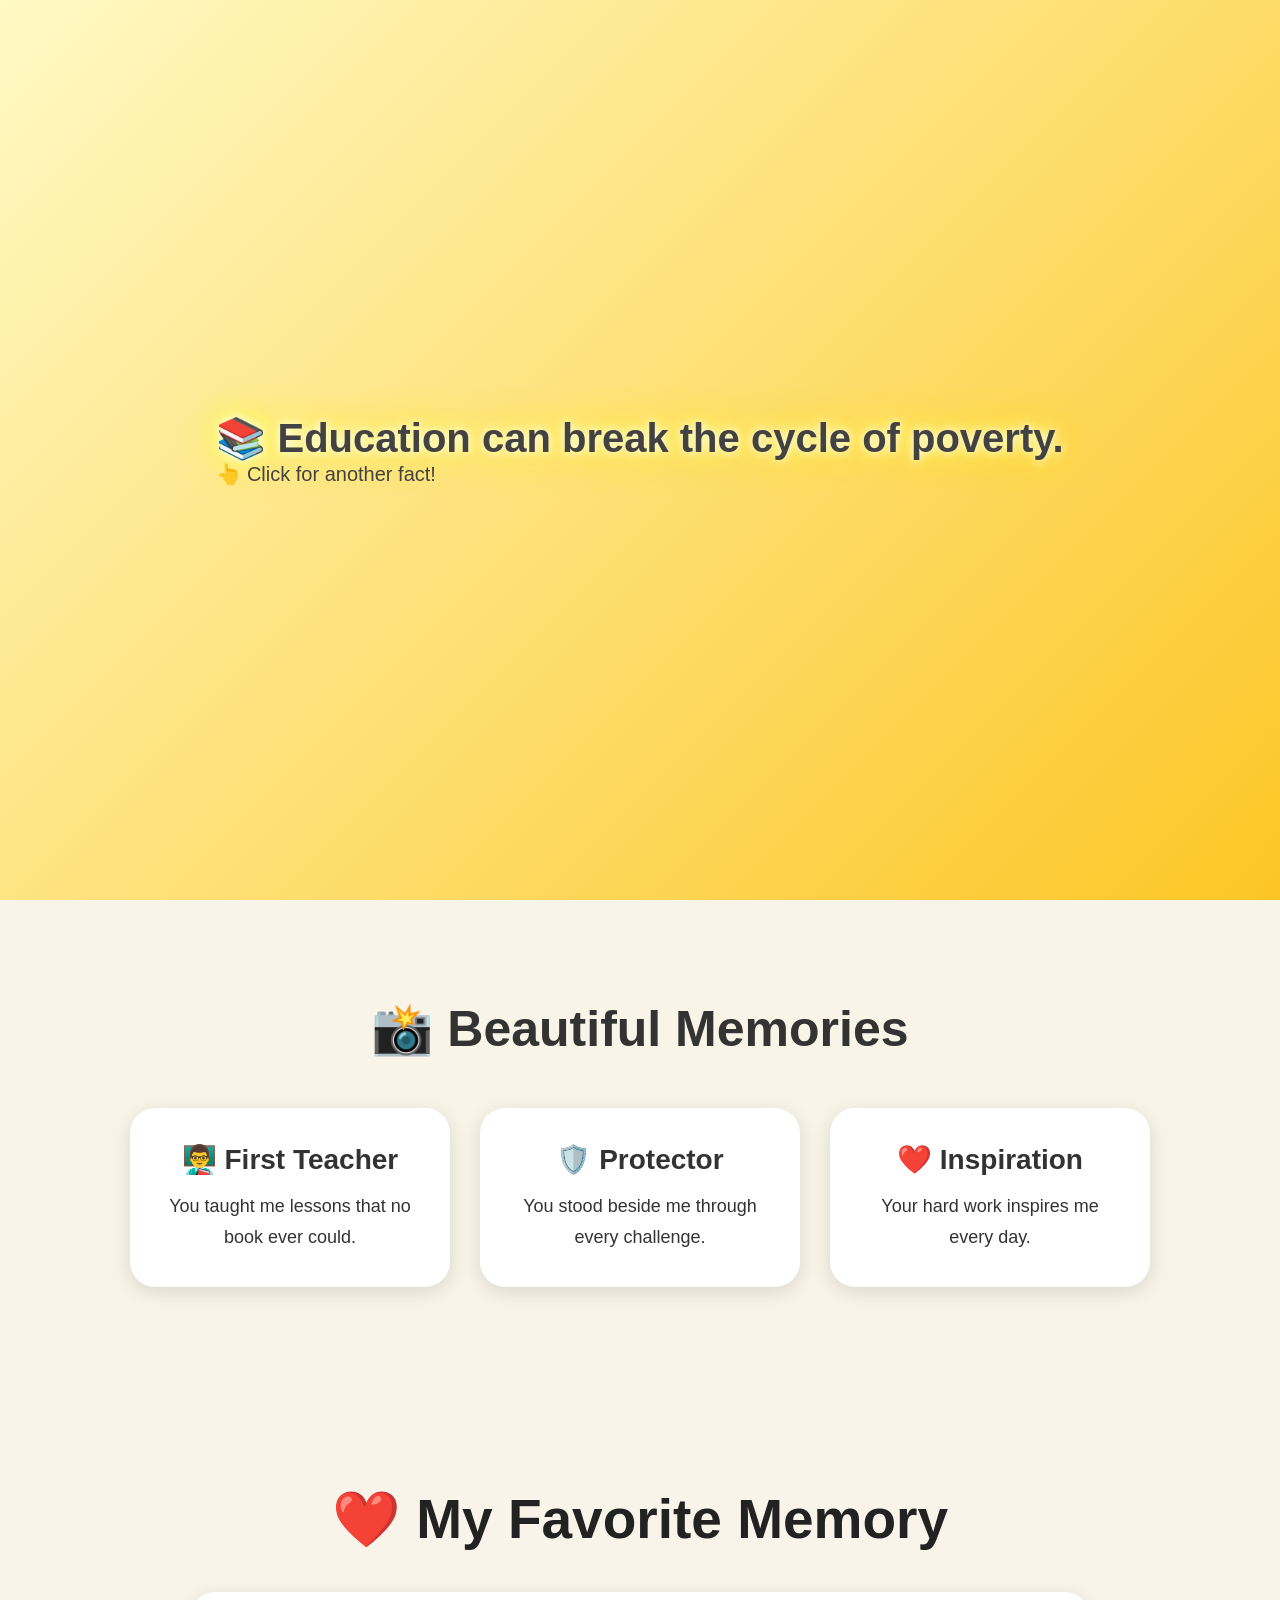
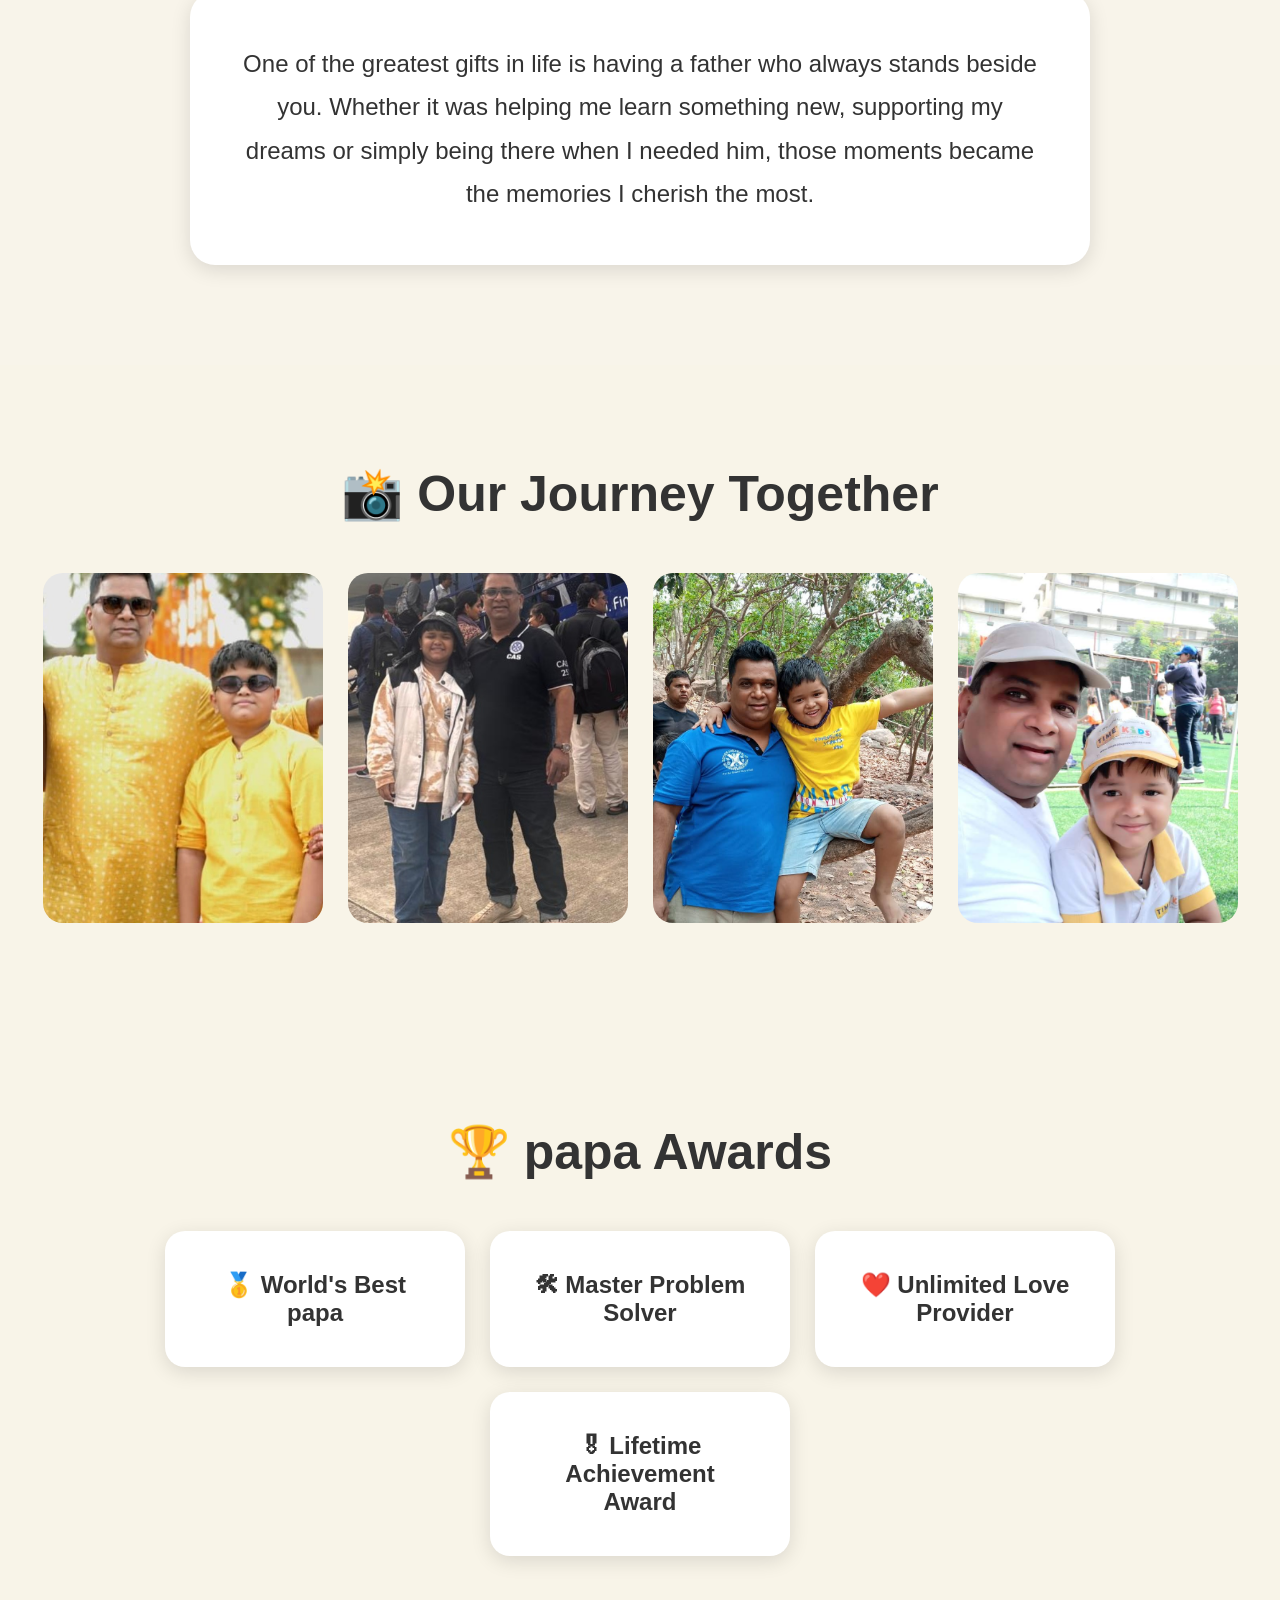
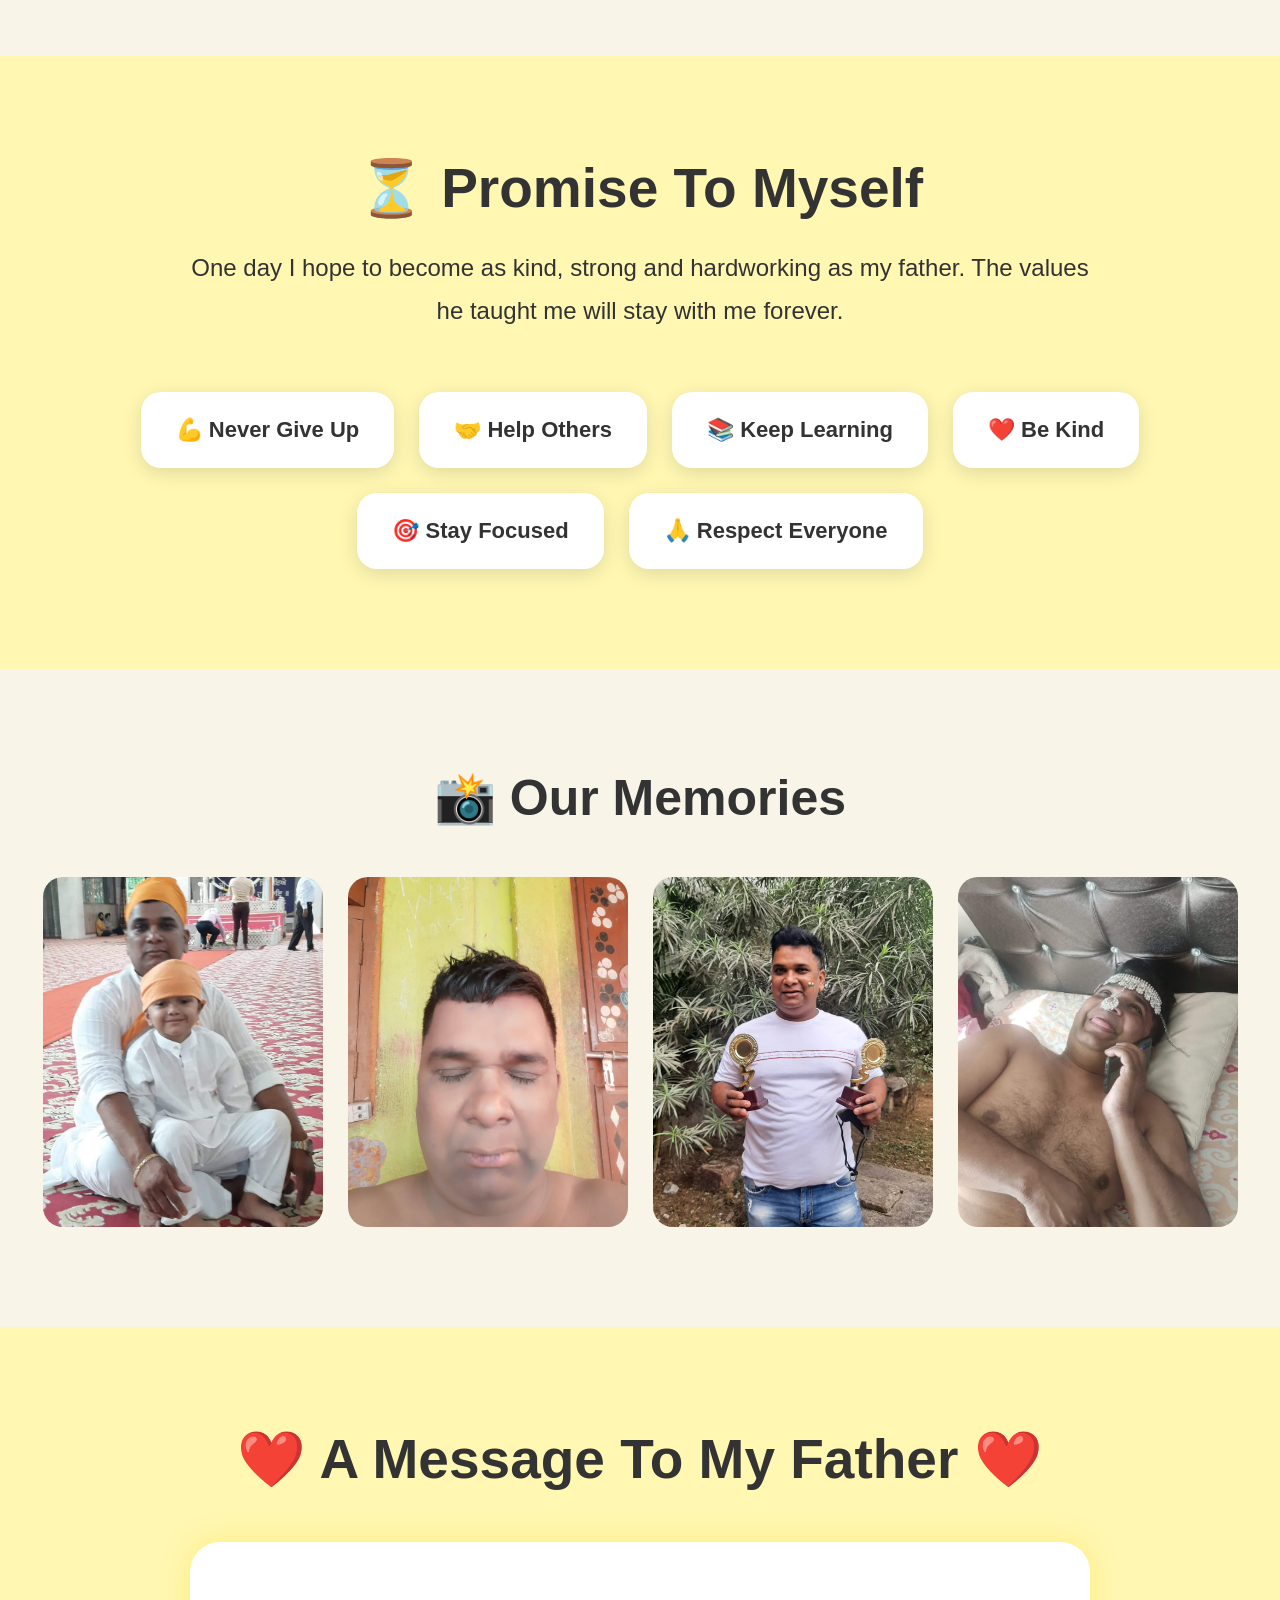
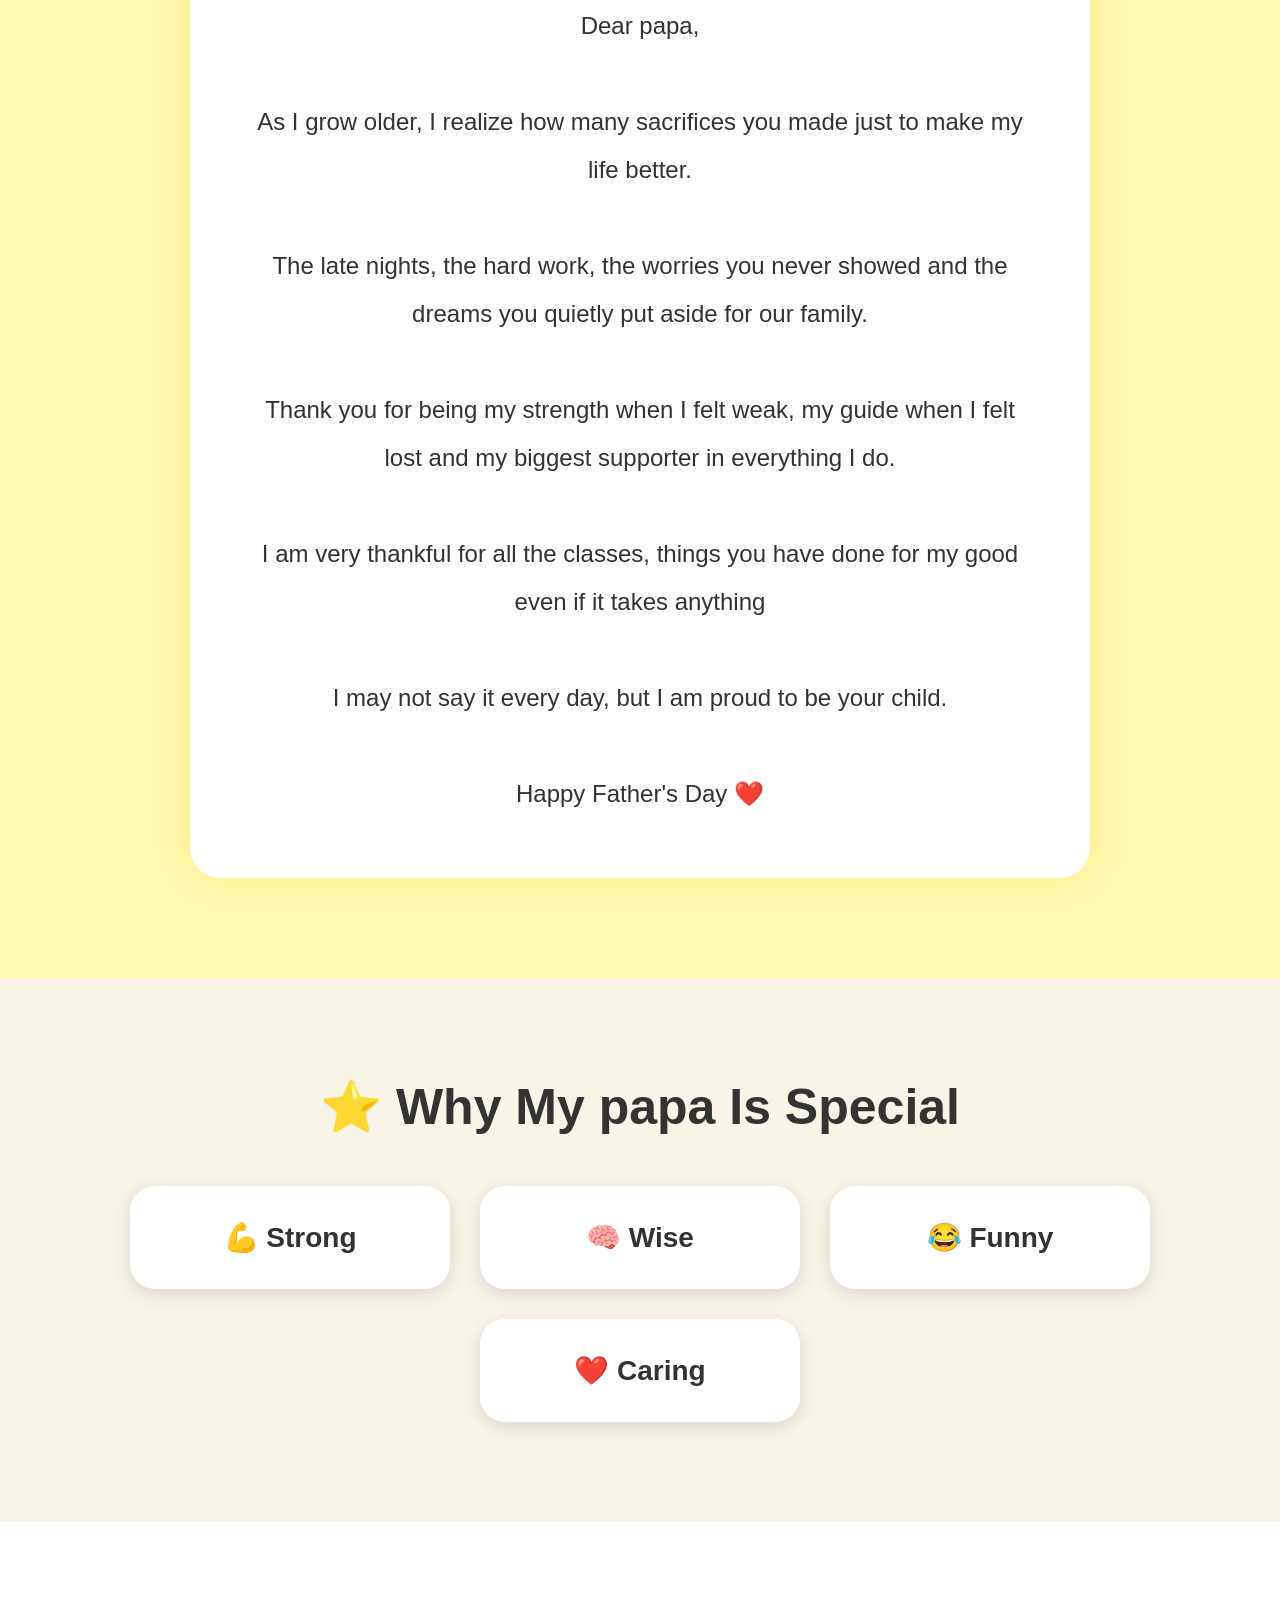
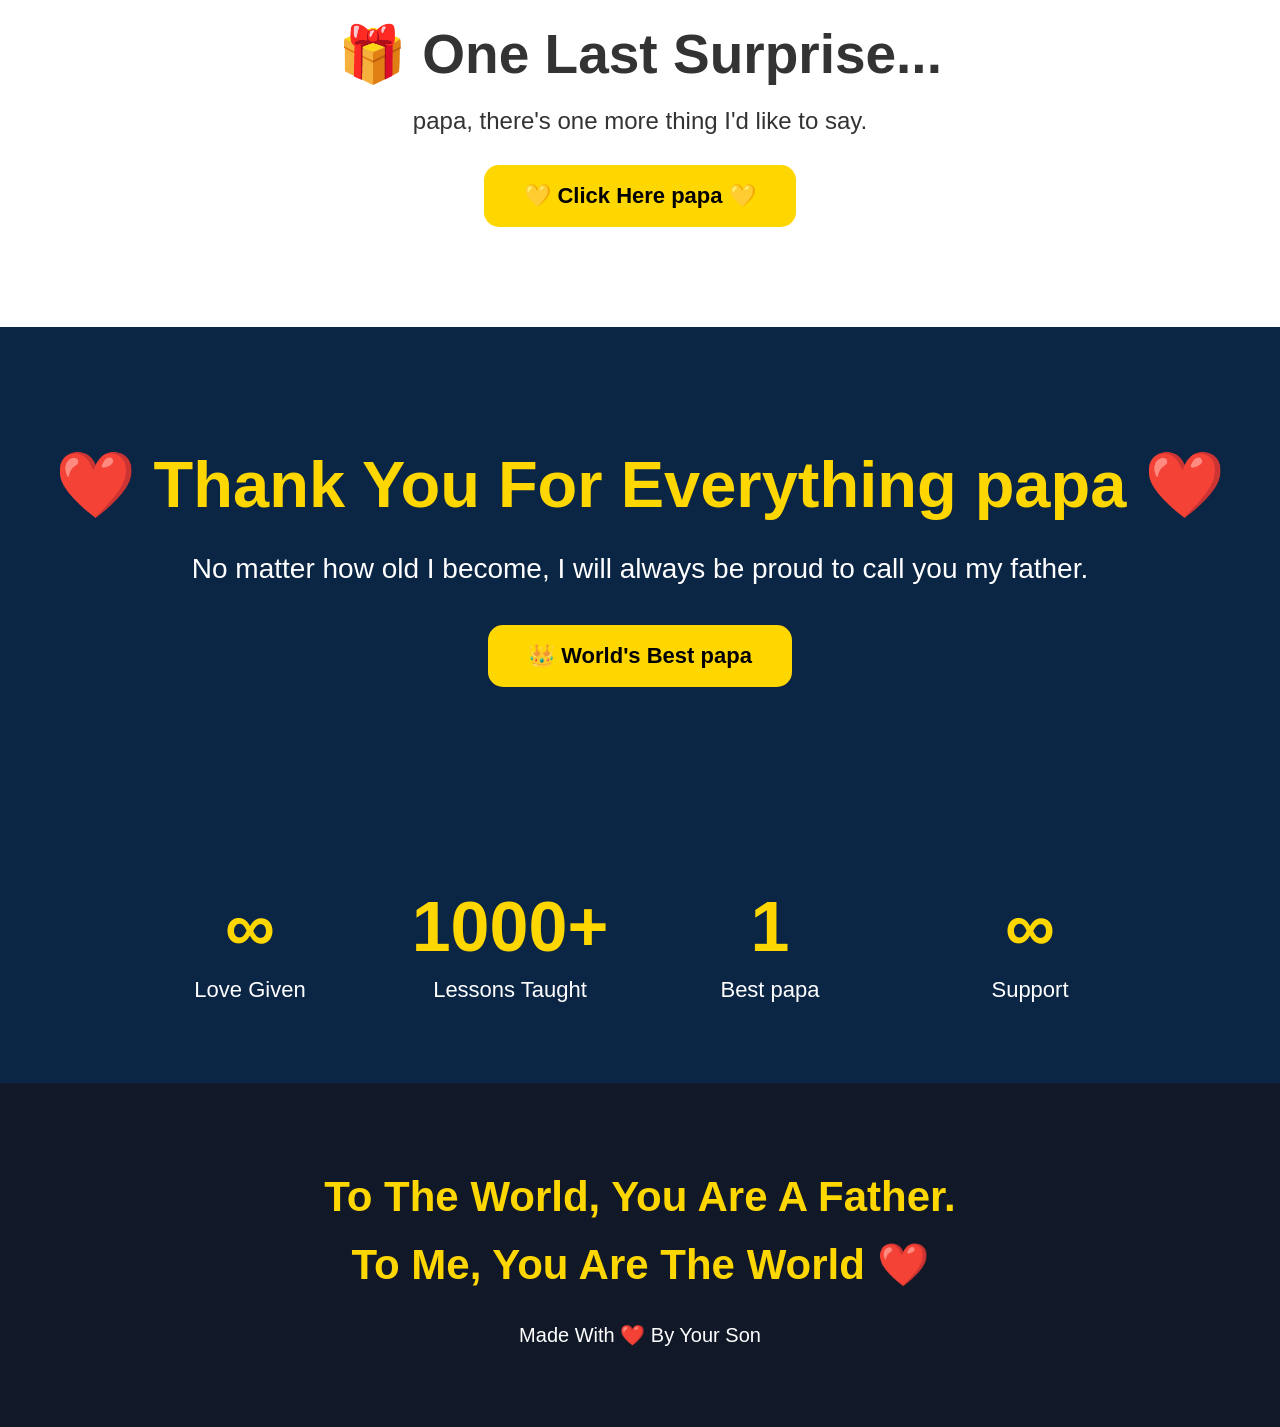
<file: index.html>
<!DOCTYPE html>
<html lang="en">

<head>

    <meta charset="UTF-8">

    <meta name="viewport" content="width=device-width, initial-scale=1.0">

    <title>Happy Father's Day ❤️</title>

    <link rel="stylesheet" href="sampark.css">

</head>

<body>

    <div id="loader">
    <div>
        <h1 id="fact">
            ✨ Did you know? As this page is loading, thousands of kids around the world are getting homes! ✨
        </h1>

        <p>👆 Click for another fact!</p>
    </div>
</div>

    <section class="hero">

        <div class="overlay">

            <h1>Happy Father's Day ❤️</h1>

            <p>
                The first superhero, the first teacher,
                the first best friend.
            </p>

        <button onclick="openpapaPopup()">
            💛 Thank You papa
        </button>

        </div>

    </section>

    <section class="memories">

        <h2>📸 Beautiful Memories</h2>

        <div class="cards">

            <div class="card">
                <h3>👨‍🏫 First Teacher</h3>
                <p>
                    You taught me lessons that no book ever could.
                </p>
            </div>

            <div class="card">
                <h3>🛡️ Protector</h3>
                <p>
                    You stood beside me through every challenge.
                </p>
            </div>

            <div class="card">
                <h3>❤️ Inspiration</h3>
                <p>
                    Your hard work inspires me every day.
                </p>
            </div>

        </div>

    </section>

    <section class="memory-story">
    
        <h2>❤️ My Favorite Memory</h2>
    
        <div class="story-box">
    
            <p>
    
                One of the greatest gifts in life is having a father who
                always stands beside you.
    
                Whether it was helping me learn something new,
                supporting my dreams or simply being there when I needed him,
                those moments became the memories I cherish the most.
    
            </p>
    
        </div>
    
    </section>

    <section class="gallery">
    
        <h2>📸 Our Journey Together</h2>
    
        <div class="gallery-container">
    
            <img src="papa1.jpeg">
    
            <img src="papa2.jpeg">
    
            <img src="papa3.jpeg">
    
            <img src="papa4.jpeg">
    
        </div>
    
    </section>

    <section class="awards">
    
        <h2>🏆 papa Awards</h2>
    
        <div class="award-cards">
    
            <div class="award-card">
                🥇 World's Best papa
            </div>
    
            <div class="award-card">
                🛠 Master Problem Solver
            </div>
    
            <div class="award-card">
                ❤️ Unlimited Love Provider
            </div>
    
            <div class="award-card">
                🎖 Lifetime Achievement Award
            </div>
    
        </div>
    
    </section>

    <section class="papa-values">
    
        <h2>⏳ Promise To Myself</h2>
    
        <p class="promise-text">
    
            One day I hope to become as kind, strong and hardworking
            as my father. The values he taught me will stay with me forever.
    
        </p>
    
        <div class="values-container">
    
            <div class="value-card">💪 Never Give Up</div>
    
            <div class="value-card">🤝 Help Others</div>
    
            <div class="value-card">📚 Keep Learning</div>
    
            <div class="value-card">❤️ Be Kind</div>
    
            <div class="value-card">🎯 Stay Focused</div>
    
            <div class="value-card">🙏 Respect Everyone</div>
    
        </div>
    
    </section>

    <section class="memors">
    
        <h2>📸 Our Memories</h2>
    
        <div class="memors-container">
    
            <img src="papa5.jpeg">
    
            <img src="papa6.jpeg">
    
            <img src="papa7.jpeg">
    
            <img src="papa8.jpeg">
    
        </div>
    
    </section>

    <section class="emotional-section">
    
        <h2>❤️ A Message To My Father ❤️</h2>
    
        <div class="emotional-box">
    
            <p>
    
                Dear papa,
    
                <br><br>
    
                As I grow older, I realize how many sacrifices you made
                just to make my life better.
    
                <br><br>
    
                The late nights, the hard work, the worries you never
                showed and the dreams you quietly put aside for our family.
    
                <br><br>
    
                Thank you for being my strength when I felt weak,
                my guide when I felt lost and my biggest supporter
                in everything I do.
    
                <br><br>

                I am very thankful for all the classes, things you have done for my good even if it takes anything

                <br><br>
    
                I may not say it every day,
                but I am proud to be your child.
    
                <br><br>
    
                Happy Father's Day ❤️
    
            </p>
    
        </div>
    
    </section>

    <section class="special">

        <h2>⭐ Why My papa Is Special</h2>

        <div class="cards">

            <div class="card">💪 Strong</div>
            <div class="card">🧠 Wise</div>
            <div class="card">😂 Funny</div>
            <div class="card">❤️ Caring</div>

        </div>

    </section>

    <section class="video-surprise">

    <h2>🎁 One Last Surprise...</h2>

    <p>
        papa, there's one more thing I'd like to say.
    </p>

    <button onclick="openVideoPopup()">
    💛 Click Here papa 💛
</button>

</section>
    
    <section class="final-thanks">
    
        <h1>❤️ Thank You For Everything papa ❤️</h1>
    
        <p>
    
            No matter how old I become,
            I will always be proud to call you my father.
    
        </p>
    
        <button>
            👑 World's Best papa
        </button>
    
    </section>

    <section class="impact">

        <div class="impact-box">
            <h1>∞</h1>
            <p>Love Given</p>
        </div>

        <div class="impact-box">
            <h1>1000+</h1>
            <p>Lessons Taught</p>
        </div>

        <div class="impact-box">
            <h1>1</h1>
            <p>Best papa</p>
        </div>

        <div class="impact-box">
            <h1>∞</h1>
            <p>Support</p>
        </div>

    </section>

<div class="popup" id="papaPopup">

    <div class="popup-content">

        <span class="papa-close" onclick="closepapaPopup()">
            &times;
        </span>

        <h2>❤️ Dear papa ❤️</h2>

        <p>

            Thank you for believing in me when I doubted myself.

            <br><br>

            Thank you for every sacrifice you made,
            every lesson you taught and every moment
            you stood beside me.

            <br><br>

            I am proud to be your child.

            <br><br>

            Happy Father's Day ❤️

            <br><br>

            Love,
            <br>
            Your Son 💛

        </p>

    </div>

</div>

    <footer>

        <h2>
            To The World, You Are A Father.
            <br>
            To Me, You Are The World ❤️
        </h2>

        <p>
            Made With ❤️ By Your Son
        </p>

    </footer>

   <div class="popup" id="videoPopup">

    <div class="video-popup-content">

        <span class="video-close"
        onclick="closeVideoPopup()">
            &times;
        </span>

        <video controls>

            <source src="babuvid2.mp4" type="video/mp4">

        </video>

    </div>

</div>
    <script src="Sampark.js"></script>


    
</body>

</html>
</file>
<file: sampark.css>
* {
    margin: 0;
    padding: 0;
    box-sizing: border-box;
    font-family: Arial, sans-serif;
}

body {
    background: #f8f4e8;
    color: #333;
}

#loader {
    position: fixed;
    top: 0;
    left: 0;
    width: 100%;
    height: 100vh;
    background: linear-gradient(135deg,
            #FFF9C4,
            #fcc625);
    display: flex;
    justify-content: center;
    align-items: center;
    z-index: 9999;
    color: rgb(66, 66, 66);
    font-family: 'Baloo 2', cursive;
    font-size: 20px;
    transition: opacity 1s ease;
}

#loader h1 {
    text-shadow: 0px 0px 10px white, 0px 0px 20px #fffd7a, 0px 0px 40px #fbff1b;
    animation: float 2s ease-in-out infinite;
}

@keyframes float {
    0% {
        transform: translateY(0);
    }

    50% {
        transform: translateY(-10px);
    }

    100% {
        transform: translateY(0);
    }
}

/* HERO */

.hero {

    height: 100vh;

    background:
        linear-gradient(rgba(0, 0, 0, .45),
            rgba(0, 0, 0, .45)),
        url("https://images.unsplash.com/photo-1511895426328-dc8714191300")") center/cover;

    display: flex;

    justify-content: center;

    align-items: center;

    text-align: center;

    color: white;
}

.overlay {

    max-width: 900px;

    padding: 20px;
}

.hero h1 {

    font-size: 80px;

    margin-bottom: 20px;

    text-shadow:
        0 0 15px gold,
        0 0 30px gold;
}

.hero p {

    font-size: 28px;

    margin-bottom: 40px;

    line-height: 1.5;
}

.hero button {

    background: #ffd700;

    border: none;

    padding: 18px 40px;

    border-radius: 15px;

    font-size: 22px;

    font-weight: bold;

    cursor: pointer;

    transition: .3s;
}

.hero button:hover {

    transform: scale(1.08);

    box-shadow:
        0 0 20px gold,
        0 0 40px gold;
}

/* MEMORIES */

.memories {

    padding: 100px 40px;

    text-align: center;
}

.memories h2 {

    font-size: 50px;

    margin-bottom: 50px;
}

.cards {

    display: flex;

    justify-content: center;

    gap: 30px;

    flex-wrap: wrap;
}

.card {

    width: 320px;

    background: white;

    padding: 35px;

    border-radius: 25px;

    box-shadow:
        0 5px 20px rgba(0, 0, 0, .12);

    transition: .3s;
}

.card:hover {

    transform: translateY(-10px);

    box-shadow:
        0 0 25px gold;
}

.card h3 {

    margin-bottom: 15px;

    font-size: 28px;
}

.card p {

    font-size: 18px;

    line-height: 1.7;
}

/* LETTER */

.letter {

    padding: 100px 20px;

    display: flex;

    justify-content: center;
}

.letter-box {

    max-width: 900px;

    background: rgba(255, 255, 255, .85);

    backdrop-filter: blur(10px);

    padding: 50px;

    border-radius: 30px;

    text-align: center;

    box-shadow:
        0 0 30px rgba(255, 215, 0, .25);
}

.letter-box h2 {

    font-size: 45px;

    margin-bottom: 30px;
}

.letter-box p {

    font-size: 22px;

    line-height: 2;
}

/* SPECIAL */

.special {

    padding: 100px 20px;

    text-align: center;
}

.special h2 {

    font-size: 50px;

    margin-bottom: 50px;
}

.special .card {

    font-size: 28px;

    font-weight: bold;
}

/* IMPACT */

.impact {

    background: #0b2545;

    color: white;

    padding: 80px 20px;

    display: flex;

    justify-content: center;

    gap: 60px;

    flex-wrap: wrap;

    text-align: center;
}

.impact-box {

    min-width: 200px;
}

.impact-box h1 {

    font-size: 70px;

    color: #ffd700;

    margin-bottom: 10px;
}

.impact-box p {

    font-size: 22px;
}

/* FOOTER */

footer {

    background: #111827;

    color: white;

    text-align: center;

    padding: 80px 20px;
}

footer h2 {

    font-size: 42px;

    line-height: 1.6;

    margin-bottom: 25px;

    color: #ffd700;
}

footer p {

    font-size: 20px;
}

/* POPUP */

.popup {

    display: none;

    position: fixed;

    top: 0;

    left: 0;

    width: 100%;

    height: 100%;

    background: rgba(0, 0, 0, .75);

    justify-content: center;

    align-items: center;

    z-index: 9999;
}

.popup-content {

    background: white;

    width: 500px;

    padding: 40px;

    border-radius: 25px;

    text-align: center;

    position: relative;
}

.popup-content h2 {

    font-size: 35px;

    margin-bottom: 20px;
}

.popup-content p {

    font-size: 22px;

    line-height: 1.8;
}

.close {

    position: absolute;

    top: 15px;

    right: 25px;

    font-size: 35px;

    cursor: pointer;
}

/* MOBILE */

@media(max-width:768px) {

    .hero h1 {

        font-size: 50px;
    }

    .hero p {

        font-size: 20px;
    }

    .memories h2,
    .special h2,
    .letter-box h2 {

        font-size: 35px;
    }

    .impact-box h1 {

        font-size: 50px;
    }

    footer h2 {

        font-size: 30px;
    }
}

.emotional-section {

    padding: 100px 20px;

    text-align: center;

    background: #fff7b2;

}

.emotional-section h2 {

    font-size: 55px;

    margin-bottom: 50px;

}

.emotional-box {

    max-width: 900px;

    margin: auto;

    background: white;

    padding: 60px;

    border-radius: 30px;

    box-shadow:
        0 0 30px rgba(255, 215, 0, .3);

}

.emotional-box p {

    font-size: 24px;

    line-height: 2;

}

.gallery {

    padding: 100px 20px;

    text-align: center;

}

.gallery h2 {

    font-size: 50px;

    margin-bottom: 50px;

}

.gallery-container {

    display: flex;

    justify-content: center;

    gap: 25px;

    flex-wrap: wrap;

}

.gallery-container img {

    width: 280px;

    height: 350px;

    object-fit: cover;

    border-radius: 20px;

    transition: .3s;

}

.gallery-container img:hover {

    transform: scale(1.05);

    box-shadow:
        0 0 25px gold;

}

.memors {

    padding: 100px 20px;

    text-align: center;

}

.memors h2 {

    font-size: 50px;

    margin-bottom: 50px;

}

.memors-container {

    display: flex;

    justify-content: center;

    gap: 25px;

    flex-wrap: wrap;

}

.memors-container img {

    width: 280px;

    height: 350px;

    object-fit: cover;

    border-radius: 20px;

    transition: .3s;

}

.memors-container img:hover {

    transform: scale(1.05);

    box-shadow:
        0 0 25px gold;

}


.awards {

    padding: 100px 20px;

    text-align: center;

}

.awards h2 {

    font-size: 50px;

    margin-bottom: 50px;

}

.award-cards {

    display: flex;

    justify-content: center;

    gap: 25px;

    flex-wrap: wrap;

}

.award-card {

    width: 300px;

    background: white;

    padding: 40px;

    border-radius: 20px;

    font-size: 24px;

    font-weight: bold;

    transition: .3s;

    box-shadow:
        0 5px 20px rgba(0, 0, 0, .12);

}

.award-card:hover {

    transform: translateY(-10px);

    box-shadow:
        0 0 25px gold;

}

.final-thanks {

    background: #0b2545;

    color: white;

    text-align: center;

    padding: 120px 20px;

}

.final-thanks h1 {

    font-size: 65px;

    margin-bottom: 30px;

    color: #ffd700;

}

.final-thanks p {

    font-size: 28px;

    margin-bottom: 40px;

}

.final-thanks button {

    background: #ffd700;

    border: none;

    padding: 18px 40px;

    border-radius: 15px;

    font-size: 22px;

    font-weight: bold;

}

.papa-values {

    padding: 100px 20px;

    text-align: center;

    background: #fff7b2;

}

.papa-values h2 {

    font-size: 55px;

    margin-bottom: 25px;

}

.promise-text {

    max-width: 900px;

    margin: auto;

    font-size: 24px;

    line-height: 1.8;

    margin-bottom: 60px;

}

.values-container {

    display: flex;

    justify-content: center;

    gap: 25px;

    flex-wrap: wrap;

}

.value-card {

    background: white;

    padding: 25px 35px;

    border-radius: 20px;

    font-size: 22px;

    font-weight: bold;

    box-shadow: 0 5px 20px rgba(0, 0, 0, .12);

    transition: .3s;

}

.value-card:hover {

    transform: translateY(-8px);

    box-shadow: 0 0 20px gold;

}

.memory-story {

    padding: 100px 20px;

    text-align: center;

    background: #f8f4ea;

}

.memory-story h2 {

    font-size: 55px;

    margin-bottom: 40px;

    color: #222;

}

.story-box {

    max-width: 900px;

    margin: auto;

    background: white;

    padding: 50px;

    border-radius: 25px;

    box-shadow: 0 5px 20px rgba(0, 0, 0, .12);

}

.story-box p {

    font-size: 24px;

    line-height: 1.8;

    color: #333;

}

.papa-popup-content {

    background: white;

    width: 500px;

    max-width: 90%;

    padding: 35px;

    border-radius: 20px;

    text-align: center;

    position: relative;

    box-shadow: 0 0 30px rgba(0, 0, 0, .2);

}

.papa-close {

    position: absolute;

    top: 15px;

    right: 20px;

    font-size: 28px;

    font-weight: bold;

    cursor: pointer;

    color: #555;

}

.papa-close:hover {

    color: red;

}

.papa-popup-content h2 {

    margin-bottom: 20px;

}

.papa-popup-content p {

    font-size: 18px;

    line-height: 1.8;

}

.video-surprise {

    padding: 100px 20px;

    text-align: center;

    background: white;
}

.video-surprise h2 {

    font-size: 55px;

    margin-bottom: 20px;
}

.video-surprise p {

    font-size: 24px;

    margin-bottom: 30px;
}

.video-surprise button {

    background: #ffd700;

    border: none;

    padding: 18px 40px;

    border-radius: 15px;

    font-size: 22px;

    font-weight: bold;

    cursor: pointer;

    transition: .3s;
}

.video-surprise button:hover {

    transform: scale(1.08);

    box-shadow: 0 0 20px gold;
}

.video-popup-content {

    background: white;

    width: 200px;

    max-width: 90%;

    padding: 15px;

    border-radius: 20px;

    position: relative;

    text-align: center;

}

.video-popup-content video {

    width: 100%;

    max-height: 250px;

    object-fit: contain;

    border-radius: 15px;

}
.video-close {

    position: absolute;

    top: 8px;

    right: 15px;

    font-size: 35px;

    font-weight: bold;

    cursor: pointer;

    color: #444;

    z-index: 10000;
}

.video-close:hover {

    color: red;

}
</file>
